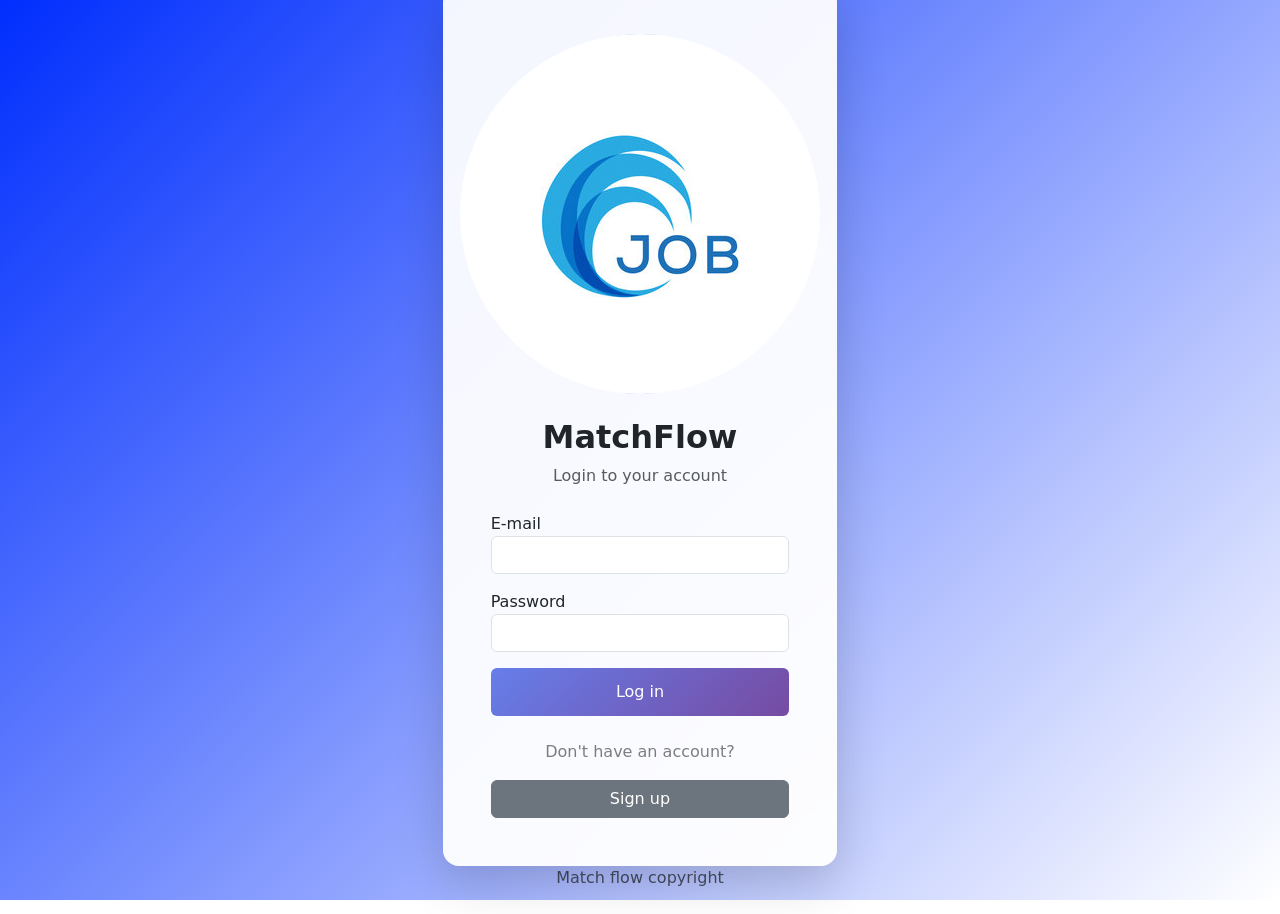
<file: Frontend/index.html>
<!DOCTYPE html>
<html lang="es">
<head>
    <meta charset="UTF-8">
    <meta name="viewport" content="width=device-width, initial-scale=1.0">
    <title>MatchFlow - Mi Perfil</title>
    <link href="https://cdn.jsdelivr.net/npm/bootstrap@5.3.0/dist/css/bootstrap.min.css" rel="stylesheet">
    <link rel="stylesheet" href="https://cdn.jsdelivr.net/npm/bootstrap-icons@1.11.0/font/bootstrap-icons.css">
    <style>
        body { background-color: #f8f9fa; }
        .profile-card { border-radius: 15px; border: none; }
        .status-section { background-color: #ffffff; border-radius: 10px; padding: 20px; border: 1px solid #eee; }
        #skillsContainer .badge { font-size: 0.85rem; padding: 8px 12px; }
        .page { display: none; }
        .active-page { display: block !important; }
        .nav-link-custom { cursor: pointer; text-decoration: none; color: white; opacity: 0.8; transition: 0.3s; }
        .nav-link-custom:hover { opacity: 1; }
        .nav-link-custom.active { opacity: 1; border-bottom: 2px solid white; }
        .plan-badge { font-size: 0.75rem; letter-spacing: 1px; }
    </style>
</head>
<body>

    <nav class="navbar navbar-expand-lg navbar-dark bg-primary shadow-sm mb-4 sticky-top">
        <div class="container">
            <a class="navbar-brand fw-bold" href="#"><i class="bi bi-intersect me-2"></i>MatchFlow</a>
            <div class="d-flex gap-4 align-items-center">
                <span class="nav-link-custom fw-semibold active" id="navHome">
                    <i class="bi bi-house-door me-1"></i> Inicio
                </span>
                <span class="nav-link-custom fw-semibold" id="navSuscripciones">
                    <i class="bi bi-card-checklist me-1"></i> Suscripciones
                </span>
                <div class="vr text-white opacity-50 mx-2"></div>
                <button class="btn btn-light btn-sm fw-semibold" id="btnLogout">
                    <i class="bi bi-box-arrow-right me-1"></i> Cerrar Sesión
                </button>
            </div>
        </div>
    </nav>

    <div class="container">
        <section id="homePage" class="page active-page">
            <div class="row g-4">
                <div class="col-md-4">
                    <div class="card profile-card shadow-sm mb-4">
                        <div class="card-body text-center">
                            <div class="mb-3">
                                <i class="bi bi-person-circle display-1 text-secondary"></i>
                            </div>
                            <h4 id="profileName" class="fw-bold text-dark">Cargando...</h4>
                            <p id="profileEmail" class="text-muted mb-1">---</p>
                            <div id="profilePlanContainer" class="mb-3">
                                <span id="profilePlan" class="badge rounded-pill bg-light text-primary border border-primary plan-badge text-uppercase">Plan: Free</span>
                            </div>
                            
                            <button class="btn btn-outline-primary btn-sm mb-3" data-bs-toggle="modal" data-bs-target="#editProfileModal">
                                <i class="bi bi-pencil-square me-1"></i> Editar Perfil
                            </button>
                            <hr>
                            <div class="status-section mt-3">
                                <h6 class="text-uppercase text-muted small fw-bold mb-3">Mi Estado Laboral</h6>
                                <div class="mb-3">
                                    <span id="statusBadge" class="badge p-2 fs-6">Cargando...</span>
                                </div>
                                <div class="d-grid">
                                    <button id="availabilityBtn" class="btn btn-primary fw-bold">Actualizar Estado</button>
                                </div>
                            </div>
                        </div>
                    </div>
                    <div class="card profile-card shadow-sm">
                        <div class="card-body">
                            <h6 class="fw-bold mb-3 small text-uppercase">Mis Habilidades</h6>
                            <div id="skillsContainer"></div>
                        </div>
                    </div>
                </div>

                <div class="col-md-8">
                    <div class="card profile-card shadow-sm h-100">
                        <div class="card-header bg-white py-3 border-0">
                            <h5 class="mb-0 fw-bold text-primary"><i class="bi bi-briefcase me-2"></i>Ofertas de Empleo</h5>
                        </div>
                        <div class="card-body p-0">
                            <div class="table-responsive">
                                <table id="jobsTable" class="table table-hover align-middle mb-0">
                                    <thead class="table-light">
                                        <tr><th class="ps-4">Puesto</th><th>Descripción</th><th>Estado</th></tr>
                                    </thead>
                                    <tbody></tbody>
                                </table>
                            </div>
                        </div>
                    </div>
                </div>
            </div>
        </section>

        <section id="suscripcionesPage" class="page">
            <div class="card border-0 shadow-sm p-5 rounded-4 bg-white text-center">
                <h2 class="fw-bold mb-2">Planes para Candidatos</h2>
                <p class="text-muted mb-5">Mejora tu visibilidad y obtén mejores oportunidades</p>
                <div class="row g-4 justify-content-center">
                    <div class="col-md-4">
                        <div class="card shadow-sm border-0 h-100 p-4">
                            <h4 class="fw-bold">Free</h4>
                            <h3 class="text-primary fw-bold">$0</h3>
                            <ul class="list-unstyled text-start my-4">
                                <li><i class="bi bi-check2 text-success"></i> Perfil básico</li>
                                <li><i class="bi bi-check2 text-success"></i> Postulaciones</li>
                            </ul>
                            <button onclick="window.selectPlan('Free')" class="btn btn-outline-primary w-100">Seleccionar</button>
                        </div>
                    </div>
                    <div class="col-md-4">
                        <div class="card shadow-lg border-primary h-100 p-4">
                            <h4 class="fw-bold">Pro</h4>
                            <h3 class="text-primary fw-bold">$10/mo</h3>
                            <ul class="list-unstyled text-start my-4">
                                <li><i class="bi bi-check2 text-success"></i> Perfil Pro</li>
                                <li><i class="bi bi-check2 text-success"></i> Prioridad alta</li>
                            </ul>
                            <button onclick="window.selectPlan('Pro')" class="btn btn-primary w-100">Seleccionar</button>
                        </div>
                    </div>
                    <div class="col-md-4">
                        <div class="card shadow-sm border-0 h-100 p-4">
                            <h4 class="fw-bold">Premium</h4>
                            <h3 class="text-primary fw-bold">$20/mo</h3>
                            <ul class="list-unstyled text-start my-4">
                                <li><i class="bi bi-check2 text-success"></i> Todo ilimitado</li>
                                <li><i class="bi bi-check2 text-success"></i> Contacto directo</li>
                            </ul>
                            <button onclick="window.selectPlan('Premium')" class="btn btn-outline-primary w-100">Seleccionar</button>
                        </div>
                    </div>
                </div>
            </div>
        </section>
    </div>

    <div class="modal fade" id="editProfileModal" tabindex="-1" aria-hidden="true">
        <div class="modal-dialog">
            <div class="modal-content">
                <div class="modal-header">
                    <h5 class="modal-title fw-bold">Modificar Información</h5>
                    <button type="button" class="btn-close" data-bs-dismiss="modal" aria-label="Close"></button>
                </div>
                <form id="editProfileForm">
                    <div class="modal-body">
                        <div class="mb-3">
                            <label class="form-label fw-bold small">Nombre</label>
                            <input type="text" id="editName" class="form-control" required>
                        </div>
                        <div class="mb-3">
                            <label class="form-label fw-bold small">Experiencia</label>
                            <input type="text" id="editExperience" class="form-control">
                        </div>
                        <div class="mb-3">
                            <label class="form-label fw-bold small">Habilidades (Comas)</label>
                            <input type="text" id="editSkills" class="form-control">
                        </div>
                    </div>
                    <div class="modal-footer">
                        <button type="submit" class="btn btn-primary">Guardar</button>
                    </div>
                </form>
            </div>
        </div>
    </div>

    <script src="https://cdn.jsdelivr.net/npm/bootstrap@5.3.0/dist/js/bootstrap.bundle.min.js"></script>
    <script type="module" src="js/pages/index.js"></script>
</body>
</html>
</file>
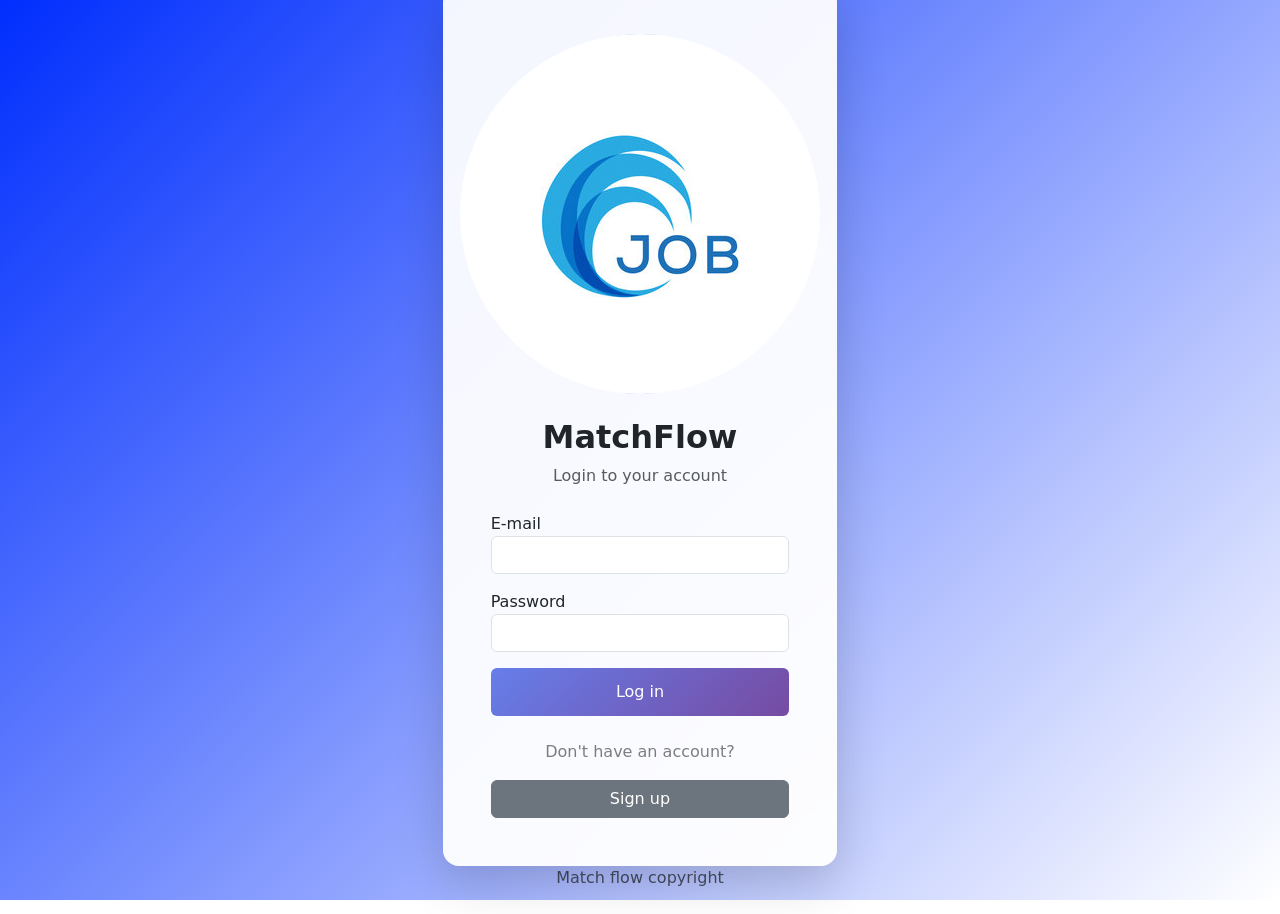
<file: Frontend/dashboard.html>
<!DOCTYPE html>
<html lang="es">
<head>
    <meta charset="UTF-8">
    <meta name="viewport" content="width=device-width, initial-scale=1">
    <title>Empresa | MatchFlow</title>
    <link rel="stylesheet" href="https://cdn.jsdelivr.net/npm/bootstrap-icons@1.13.1/font/bootstrap-icons.min.css">
    <link rel="stylesheet" href="https://cdn.jsdelivr.net/npm/bootstrap@5.3.3/dist/css/bootstrap.min.css">
    <style>
        body { background-color: #f8f9fa; }
        .active-page { display: block !important; }
        .page { display: none; }
        .sidebar { min-height: 100vh; width: 250px; background: #fff; border-right: 1px solid #dee2e6; position: fixed; }
        .menu-link { padding: 12px 20px; cursor: pointer; display: flex; align-items: center; gap: 10px; transition: 0.3s; color: #6c757d; font-weight: 500; }
        .menu-link:hover { background: #f8f9fa; color: #0d6efd; }
        .menu-link.active { background: #e7f1ff; color: #0d6efd; border-right: 4px solid #0d6efd; }
        .content { margin-left: 250px; flex-grow: 1; padding: 40px; }
        .plan-badge { font-size: 0.75rem; letter-spacing: 0.5px; }
        .navbar { z-index: 1030; }
    </style>
</head>
<body>
    <nav class="navbar shadow-sm px-4 py-2 d-flex justify-content-between bg-white fixed-top">
        <span class="fw-bold text-primary"> <i class="bi bi-people-fill me-2"></i>MatchFlow Business </span>
        <div class="d-flex gap-2">
            <button class="btn btn-outline-primary btn-sm" data-bs-toggle="modal" data-bs-target="#companyProfileModal">
                <i class="bi bi-building me-1"></i> Perfil Empresa
            </button>
            <button class="btn btn-outline-danger btn-sm" id="logoutBtn"> 
                <i class="bi bi-box-arrow-right me-1"></i> Cerrar Sesión 
            </button>
        </div>
    </nav>

    <div class="d-flex" style="margin-top: 56px;">
        <aside id="sidebar" class="sidebar p-3">
            <div class="mb-4 ps-3">
                <small class="text-uppercase fw-bold text-muted">Menú Principal</small>
            </div>
            <div class="menu-link active" data-page="dashboard"><i class="bi bi-speedometer2"></i> <span>Dashboard</span></div>
            <div class="menu-link" data-page="misofertas"><i class="bi bi-briefcase"></i> <span>Mis Ofertas</span></div>
            <div class="menu-link" data-page="procesos"><i class="bi bi-people"></i> <span>Candidatos</span></div>
            <div class="menu-link" data-page="suscripciones"><i class="bi bi-credit-card"></i> <span>Suscripciones</span></div>
        </aside>

        <main class="content">
            <div class="hero mb-4 p-4 bg-white rounded shadow-sm">
                <div class="row align-items-center">
                    <div class="col-md-8">
                        <h3 class="fw-bold mb-1">
                            <span id="companyNameDisplay text-dark">Cargando...</span>
                            <span id="currentPlanBadge" class="badge rounded-pill ms-2 plan-badge text-uppercase bg-secondary">Free</span>
                        </h3>
                        <p class="mb-0 text-muted" id="companyInfoSubtitle small">Sector: ---</p>
                    </div>
                </div>
            </div>

            <section id="dashboard" class="page active-page">
                <div class="row g-3 mb-4 text-center">
                    <div class="col-md-4">
                        <div class="card border-0 shadow-sm p-3">
                            <h3 id="totalJobs" class="fw-bold text-primary">0</h3>
                            <p class="text-muted mb-0 small fw-bold">OFERTAS ACTIVAS</p>
                        </div>
                    </div>
                    <div class="col-md-4">
                        <div class="card border-0 shadow-sm p-3">
                            <h3 id="totalCandidates" class="fw-bold text-success">0</h3>
                            <p class="text-muted mb-0 small fw-bold">CANDIDATOS TOTALES</p>
                        </div>
                    </div>
                    <div class="col-md-4">
                        <div class="card border-0 shadow-sm p-3">
                            <h3 id="activeProcesses" class="fw-bold text-warning">0</h3>
                            <p class="text-muted mb-0 small fw-bold">EN TU PROCESO</p>
                        </div>
                    </div>
                </div>

                <div class="card border-0 shadow-sm p-4">
                    <h5 class="fw-bold mb-4"><i class="bi bi-plus-circle me-2"></i>Publicar Nueva Oferta</h5>
                    <form id="createJobForm">
                        <div class="row g-3">
                            <div class="col-md-6">
                                <label class="form-label small fw-bold">Título de la Vacante</label>
                                <input type="text" id="jobTitleInput" class="form-control" placeholder="Ej: Senior Java Developer" required>
                            </div>
                            <div class="col-md-6">
                                <label class="form-label small fw-bold">Categoría</label>
                                <select id="jobCategoryInput" class="form-select" required>
                                    <option value="Tecnología">Tecnología</option>
                                    <option value="Diseño">Diseño</option>
                                    <option value="Ventas">Ventas</option>
                                    <option value="Marketing">Marketing</option>
                                </select>
                            </div>
                            <div class="col-12">
                                <label class="form-label small fw-bold">Descripción del Puesto</label>
                                <textarea id="jobDescriptionInput" class="form-control" rows="4" placeholder="Describe los requisitos y beneficios..." required></textarea>
                            </div>
                            <div class="col-12 text-end">
                                <button type="submit" class="btn btn-primary px-4 fw-bold">
                                    Publicar Ahora
                                </button>
                            </div>
                        </div>
                    </form>
                </div>
            </section>

            <section id="misofertas" class="page">
                <div class="card border-0 shadow-sm p-4">
                    <h4 class="fw-bold mb-4">Mis Ofertas Publicadas</h4>
                    <div class="table-responsive">
                        <table class="table align-middle">
                            <thead class="table-light">
                                <tr><th>ID</th><th>Puesto</th><th>Área</th><th class="text-end">Acciones</th></tr>
                            </thead>
                            <tbody id="jobsTableBody">
                                </tbody>
                        </table>
                    </div>
                </div>
            </section>

            <section id="procesos" class="page">
                <div class="card border-0 shadow-sm p-4">
                    <h4 class="fw-bold mb-4">Base de Talentos</h4>
                    <table class="table align-middle">
                        <thead class="table-light"><tr><th>Nombre</th><th>Experiencia</th><th>Estado</th><th class="text-end">Acción</th></tr></thead>
                        <tbody id="candidatesTableBody"></tbody>
                    </table>
                </div>
            </section>

            <section id="suscripciones" class="page">
                <div class="container mt-2">
                    <div class="text-center mb-5">
                        <h3 class="fw-bold">Company Plans</h3>
                        <p class="text-muted">Choose the plan that fits your hiring needs</p>
                    </div>
                    <div class="row justify-content-center g-4">
                        <div class="col-md-4">
                            <div class="card shadow-sm h-100 text-center p-4 border-0">
                                <h4 class="fw-bold mb-2">Free</h4>
                                <h2 class="text-primary fw-bold">$0</h2>
                                <ul class="list-unstyled mt-3 mb-4 text-start">
                                    <li><i class="bi bi-check text-success"></i> 1 active job offer</li>
                                    <li><i class="bi bi-check text-success"></i> Basic matching</li>
                                </ul>
                                <button class="btn btn-outline-primary w-100 fw-bold" onclick="window.selectPlan('Free')">Select Plan</button>
                            </div>
                        </div>
                        <div class="col-md-4">
                            <div class="card shadow-lg h-100 text-center p-4 border border-primary">
                                <h4 class="fw-bold mb-2">Pro</h4>
                                <h2 class="text-primary fw-bold">$15</h2>
                                <ul class="list-unstyled mt-3 mb-4 text-start">
                                    <li><i class="bi bi-check text-success"></i> 3 active job offers</li>
                                    <li><i class="bi bi-check text-success"></i> Priority visibility</li>
                                </ul>
                                <button class="btn btn-primary w-100 fw-bold" onclick="window.selectPlan('Pro')">Select Plan</button>
                            </div>
                        </div>
                        <div class="col-md-4">
                            <div class="card shadow-sm h-100 text-center p-4 border-0">
                                <h4 class="fw-bold mb-2">Premium</h4>
                                <h2 class="text-primary fw-bold">$30</h2>
                                <ul class="list-unstyled mt-3 mb-4 text-start">
                                    <li><i class="bi bi-check text-success"></i> Unlimited offers</li>
                                    <li><i class="bi bi-check text-success"></i> Top visibility</li>
                                </ul>
                                <button class="btn btn-outline-primary w-100 fw-bold" onclick="window.selectPlan('Premium')">Select Plan</button>
                            </div>
                        </div>
                    </div>
                </div>
                <footer class="mt-5 text-center text-muted small">MatchFlow copyright &copy; 2026</footer>
            </section>
        </main>
    </div>

    <script src="https://cdn.jsdelivr.net/npm/bootstrap@5.3.3/dist/js/bootstrap.bundle.min.js"></script>
    <script src="./js/pages/dashboard.js" type="module"></script>
</body>
</html>
</file>
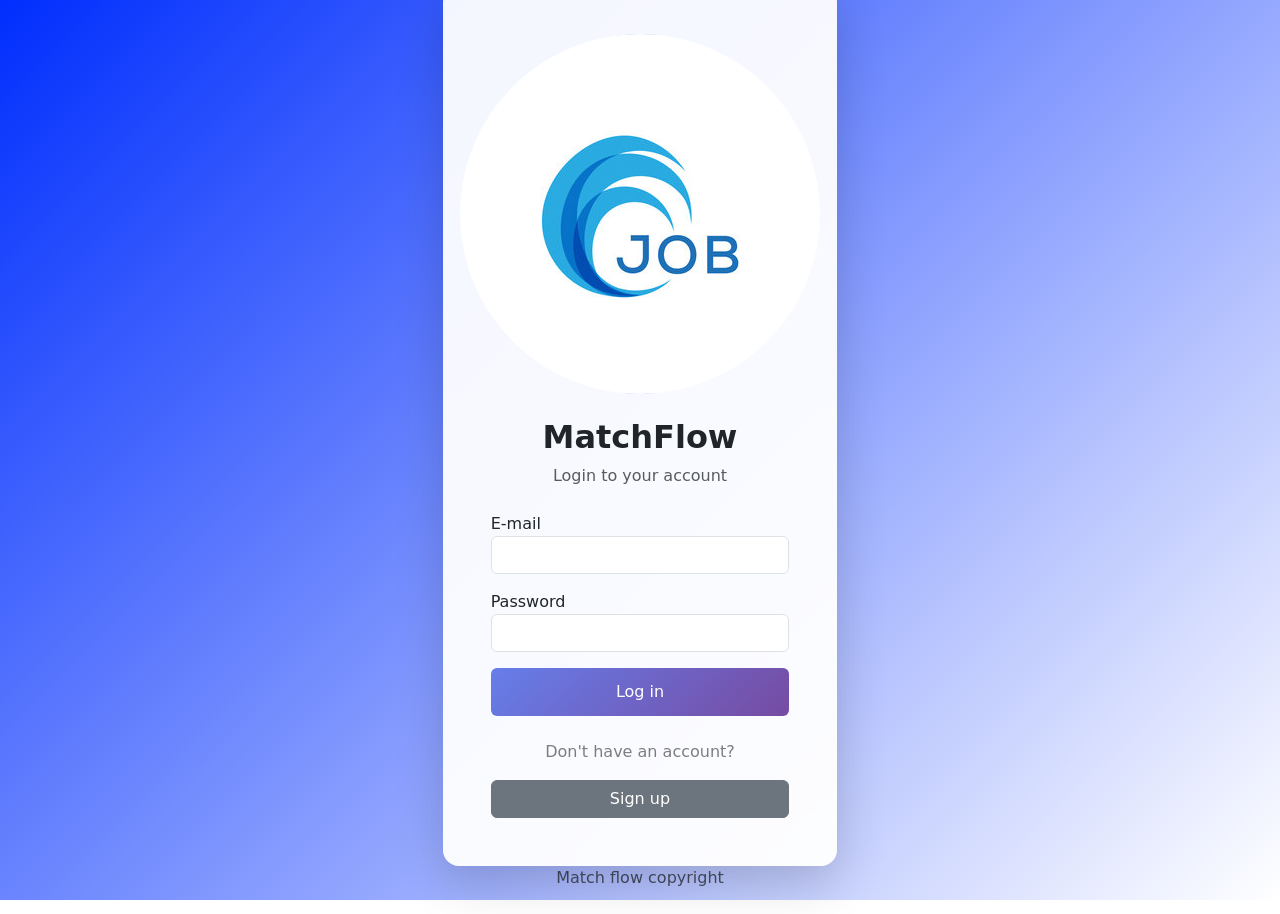
<file: Frontend/login.html>
<!-- Create login for candidate/company validation -->
<!doctype html>
<html lang="en">
  <head>
    <meta charset="UTF-8" />
    <meta name="viewport" content="width=device-width, initial-scale=1.0" />
    <title>Login | MatchFlow</title>
    <link rel="stylesheet" href="./css/style.css" />
    <link
      rel="stylesheet"
      href="https://cdn.jsdelivr.net/npm/bootstrap-icons@1.13.1/font/bootstrap-icons.min.css"
    />
    <link
      rel="stylesheet"
      href="https://cdn.jsdelivr.net/npm/bootstrap@5.3.8/dist/css/bootstrap.min.css"
      integrity="sha384-sRIl4kxILFvY47J16cr9ZwB07vP4J8+LH7qKQnuqkuIAvNWLzeN8tE5YBujZqJLB"
      crossorigin="anonymous"
    />
  </head>

  <body>
    <!-- Login Container -->
    <div
      class="container-fluid vh-100 d-flex justify-content-center align-items-center"
      id="loginContainer"
    >
      <div class="row w-100">
        <div class="col-md-6 col-lg-5 col-xl-4 mx-auto">
          <div class="card shadow-lg border-0 rounded-4">
            <div class="card-body p-5">
              <div class="text-center mb-4">
                <!-- Image Logo -->
                <div
                  class="logo-image bg-primary bg-opacity-50 rounded-circle mx-auto d-flex justify-content-center align-items-center"
                >
                  <img class="rounded-pill" src="./assets/image/logo.jpg" alt="Logo-login" />
                </div>
              </div>
              <!-- Title and Subtitle -->
              <h2 class="text-center fw-bold mb-2">MatchFlow</h2>
              <p class="text-center text-muted mb-4">Login to your account</p>
              <!-- Login Form -->
              <form id="loginForm">
                <div class="mb-3">
                  <label for="email">E-mail</label>
                  <input
                    type="email"
                    id="email"
                    class="form-control"
                    required
                  />
                </div>
                <div class="mb-3">
                  <label for="password">Password</label>
                  <input
                    type="password"
                    id="password"
                    class="form-control"
                    required
                  />
                </div>
                <div class="text-center">
  <button type="submit" class="btn btn-primary w-100 mb-3">
    Log in
  </button>
  
  <p class="text-black-50 mt-2">Don't have an account?</p>
  
  <a href="./signup.html" class="btn btn-secondary w-100">
    Sign up
  </a>
</div>
              </form>
            </div>
          </div>
          <!-- Footer -->
          <footer class="footer">
            <p class="text-center text-muted mb-4">Match flow copyright</p>
          </footer>
        </div>
      </div>
    </div>
    <script src="./js/pages/login.js" type="module"></script>
    <script
      src="https://cdn.jsdelivr.net/npm/bootstrap@5.3.8/dist/js/bootstrap.bundle.min.js"
      integrity="sha384-FKyoEForCGlyvwx9Hj09JcYn3nv7wiPVlz7YYwJrWVcXK/BmnVDxM+D2scQbITxI"
      crossorigin="anonymous"
    ></script>
  </body>
</html>
</file>
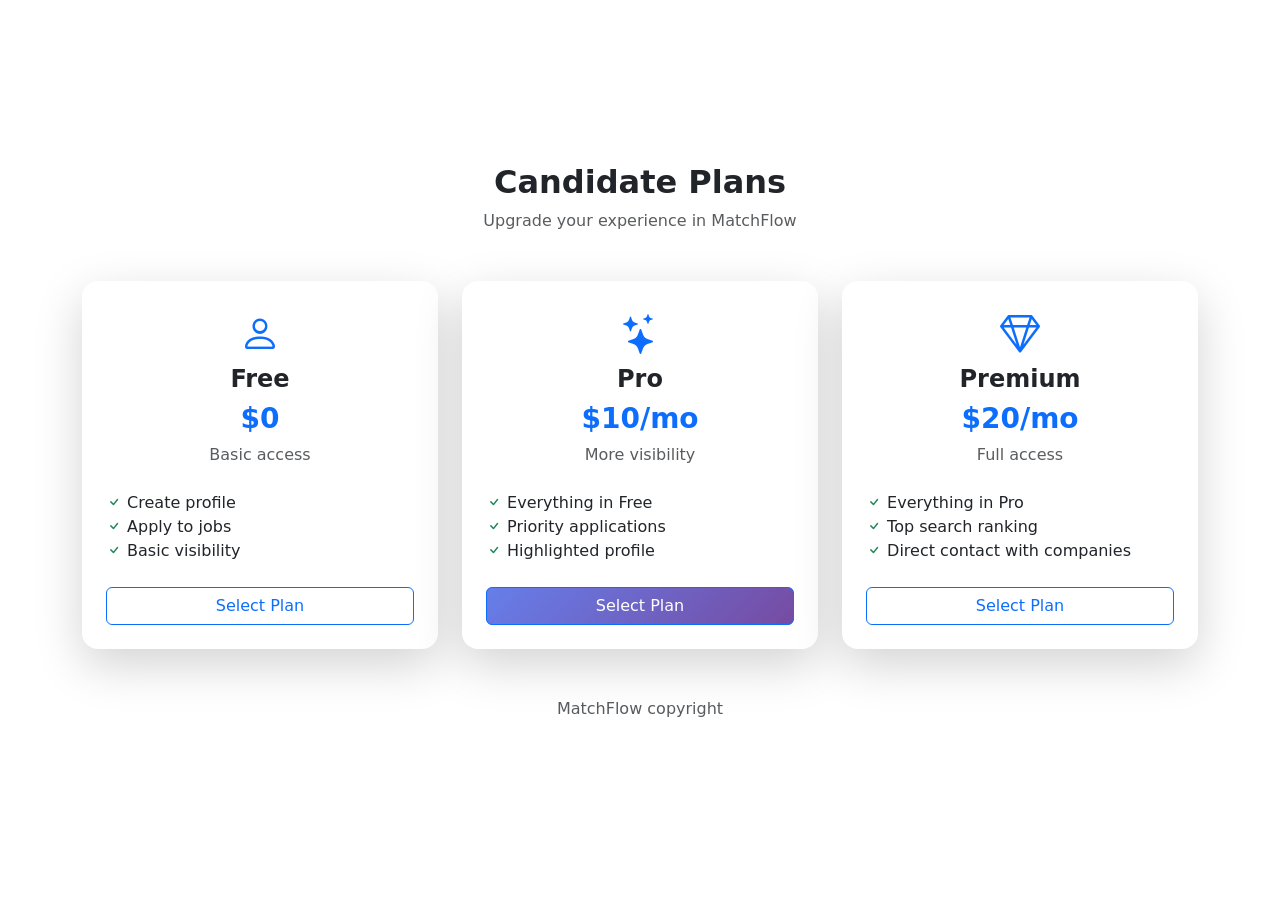
<file: Frontend/plans.html>
<!DOCTYPE html>
<html lang="en">
<head>
    <meta charset="UTF-8">
    <meta name="viewport" content="width=device-width, initial-scale=1.0">
    <title>Plans | MatchFlow</title>

    <link rel="stylesheet" href="./css/style.css">
    <link rel="stylesheet" href="https://cdn.jsdelivr.net/npm/bootstrap-icons@1.13.1/font/bootstrap-icons.min.css">
    <link href="https://cdn.jsdelivr.net/npm/bootstrap@5.3.8/dist/css/bootstrap.min.css" rel="stylesheet">
</head>

<body>

<!-- Container -->
<div class="container-fluid vh-100 d-flex align-items-center justify-content-center">
    <div class="container">

        <!-- Title -->
        <div class="text-center mb-5">
            <h2 class="fw-bold">Candidate Plans</h2>
            <p class="text-muted">Upgrade your experience in MatchFlow</p>
        </div>

        <!-- Plans Row -->
        <div class="row g-4 justify-content-center">

            <!-- FREE PLAN -->
            <div class="col-md-4">
                <div class="card shadow-lg border-0 rounded-4 h-100">
                    <div class="card-body p-4 text-center">

                        <i class="bi bi-person text-primary fs-1 mb-3"></i>
                        <h4 class="fw-bold">Free</h4>
                        <h3 class="text-primary fw-bold">$0</h3>
                        <p class="text-muted">Basic access</p>

                        <ul class="list-unstyled text-start mt-4 mb-4">
                            <li><i class="bi bi-check text-success"></i> Create profile</li>
                            <li><i class="bi bi-check text-success"></i> Apply to jobs</li>
                            <li><i class="bi bi-check text-success"></i> Basic visibility</li>
                        </ul>

                        <button id="planFree" class="btn btn-outline-primary w-100">
                            Select Plan
                        </button>
                    </div>
                </div>
            </div>

            <!-- PRO PLAN -->
            <div class="col-md-4">
                <div class="card shadow-lg border-0 rounded-4 h-100 border-primary">
                    <div class="card-body p-4 text-center">

                        <i class="bi bi-stars text-primary fs-1 mb-3"></i>
                        <h4 class="fw-bold">Pro</h4>
                        <h3 class="text-primary fw-bold">$10/mo</h3>
                        <p class="text-muted">More visibility</p>

                        <ul class="list-unstyled text-start mt-4 mb-4">
                            <li><i class="bi bi-check text-success"></i> Everything in Free</li>
                            <li><i class="bi bi-check text-success"></i> Priority applications</li>
                            <li><i class="bi bi-check text-success"></i> Highlighted profile</li>
                        </ul>

                        <button id="planPro" class="btn btn-primary w-100">
                            Select Plan
                        </button>
                    </div>
                </div>
            </div>

            <!-- PREMIUM PLAN -->
            <div class="col-md-4">
                <div class="card shadow-lg border-0 rounded-4 h-100">
                    <div class="card-body p-4 text-center">

                        <i class="bi bi-gem text-primary fs-1 mb-3"></i>
                        <h4 class="fw-bold">Premium</h4>
                        <h3 class="text-primary fw-bold">$20/mo</h3>
                        <p class="text-muted">Full access</p>

                        <ul class="list-unstyled text-start mt-4 mb-4">
                            <li><i class="bi bi-check text-success"></i> Everything in Pro</li>
                            <li><i class="bi bi-check text-success"></i> Top search ranking</li>
                            <li><i class="bi bi-check text-success"></i> Direct contact with companies</li>
                        </ul>

                        <button id="planPremium" class="btn btn-outline-primary w-100">
                            Select Plan
                        </button>
                    </div>
                </div>
            </div>

        </div>

        

        <!-- Footer -->
        <footer class="mt-5">
            <p class="text-center text-muted">MatchFlow copyright</p>
        </footer>

    </div>
</div>
<script src="./js/pages/plans.js" type="module"></script>
<script src="https://cdn.jsdelivr.net/npm/bootstrap@5.3.8/dist/js/bootstrap.bundle.min.js"></script>
</body>
</html>
</file>
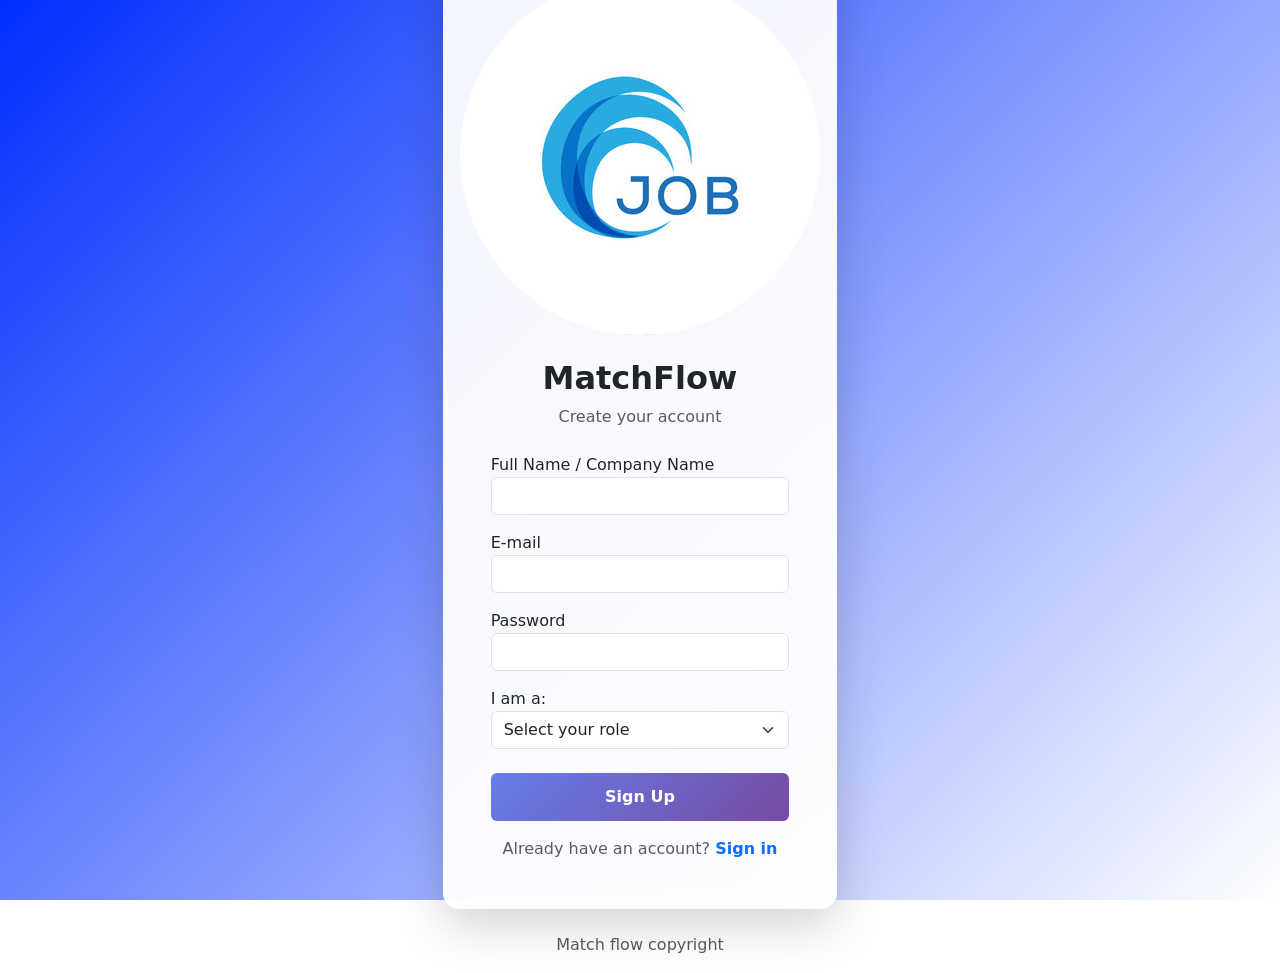
<file: Frontend/signup.html>
<!doctype html>
<html lang="en">
  <head>
    <meta charset="UTF-8" />
    <meta name="viewport" content="width=device-width, initial-scale=1.0" />
    <title>Sign Up | MatchFlow</title>
    <link rel="stylesheet" href="./css/style.css" />
    <link
      rel="stylesheet"
      href="https://cdn.jsdelivr.net/npm/bootstrap-icons@1.13.1/font/bootstrap-icons.min.css"
    />
    <link
      rel="stylesheet"
      href="https://cdn.jsdelivr.net/npm/bootstrap@5.3.8/dist/css/bootstrap.min.css"
      integrity="sha384-sRIl4kxILFvY47J16cr9ZwB07vP4J8+LH7qKQnuqkuIAvNWLzeN8tE5YBujZqJLB"
      crossorigin="anonymous"
    />
  </head>

  <body>
    <div
      class="container-fluid vh-100 d-flex justify-content-center align-items-center"
      id="signupContainer"
    >
      <div class="row w-100">
        <div class="col-md-6 col-lg-5 col-xl-4 mx-auto">
          <div class="card shadow-lg border-0 rounded-4">
            <div class="card-body p-5">
              <div class="text-center mb-4">
                <div
                  class="logo-image bg-primary bg-opacity-50 rounded-circle mx-auto d-flex justify-content-center align-items-center"
                >
                  <img class="rounded-pill" src="./assets/image/logo.jpg" alt="Logo-signup" />
                </div>
              </div>
              <h2 class="text-center fw-bold mb-2">MatchFlow</h2>
              <p class="text-center text-muted mb-4">Create your account</p>
              
              <form id="signupForm">
                <div class="mb-3">
                  <label for="name">Full Name / Company Name</label>
                  <input
                    type="text"
                    id="name"
                    class="form-control"
                    required
                  />
                </div>
                <div class="mb-3">
                  <label for="email">E-mail</label>
                  <input
                    type="email"
                    id="email"
                    class="form-control"
                    required
                  />
                </div>
                <div class="mb-3">
                  <label for="password">Password</label>
                  <input
                    type="password"
                    id="password"
                    class="form-control"
                    required
                  />
                </div>
                <div class="mb-4">
                    <label for="role">I am a:</label>
                    <select id="role" class="form-select" required>
                        <option value="" disabled selected>Select your role</option>
                        <option value="candidate">Candidate</option>
                        <option value="company">Company</option>
                    </select>
                </div>

                <div class="text-center">
                  <button type="submit" class="btn btn-primary w-100 fw-semibold mb-3">
                    Sign Up
                  </button>
                  
                  <p class="text-center text-muted mb-0">
                    Already have an account? 
                    <a href="./login.html" class="text-decoration-none text-primary fw-semibold" id="showLogin">
                        Sign in
                    </a>
                  </p>
                </div>
              </form>
            </div>
          </div>
          <footer class="footer">
            <p class="text-center text-muted mt-4">Match flow copyright</p>
          </footer>
        </div>
      </div>
    </div>

    <script src="./js/pages/signup.js" type="module"></script>
    <script
      src="https://cdn.jsdelivr.net/npm/bootstrap@5.3.8/dist/js/bootstrap.bundle.min.js"
      integrity="sha384-FKyoEForCGlyvwx9Hj09JcYn3nv7wiPVlz7YYwJrWVcXK/BmnVDxM+D2scQbITxI"
      crossorigin="anonymous"
    ></script>
  </body>
</html>
</file>
<file: Frontend/css/style.css>
/* ESTILOS GLOBALES */
* {
    margin: 0;
    padding: 0;
    box-sizing: border-box;
}

body {
    font-family: -apple-system, BlinkMacSystemFont, 'Segoe UI', Roboto, 'Helvetica Neue', Arial, sans-serif;
    background: #f4f6fb;
    color: #333;
    line-height: 1.6;
}

/* ESTILOS DE LOGIN.HTML Y SIGNUP.HTML */
#loginContainer, #signupContainer {
    background: linear-gradient(135deg, #002efd 0%, #ffffff 100%);
    min-height: 100vh;
}

#loginContainer .card, #signupContainer .card {
    backdrop-filter: blur(10px);
    background: rgba(255, 255, 255, 0.95);
}

#loginContainer .logo-image, #signupContainer .logo-image {
    transition: transform 0.3s ease;
}

#loginContainer .logo-image:hover, #signupContainer .logo-image:hover {
    transform: scale(1.05);
}

#loginContainer .form-control:focus, #signupContainer .form-control:focus, #loginContainer .form-select:focus, #signupContainer .form-select:focus {
    border-color: #667eea;
    box-shadow: 0 0 0 0.2rem rgba(102, 126, 234, 0.25);
}

#loginContainer .btn-primary, #signupContainer .btn-primary {
    background: linear-gradient(135deg, #667eea 0%, #764ba2 100%);
    border: none;
    padding: 12px;
    transition: all 0.3s ease;
}

#loginContainer .btn-primary:hover, #signupContainer .btn-primary:hover {
    transform: translateY(-2px);
    box-shadow: 0 5px 15px rgba(102, 126, 234, 0.4);
}

#loginContainer .input-group-text, #signupContainer .input-group-text {
    background: transparent;
}

/* ESTILOS DE INDEX.HTML (PERFIL TRABAJADOR) */
.bg-light {
    background-color: #f8f9fa !important;
}

.card {
    border: none;
    border-radius: 15px;
    overflow: hidden;
}

.card .shadow-lg {
    box-shadow: 0 10px 30px rgba(0, 0, 0, 0.1) !important;
}

/* Columna de foto en index.html */
.card .col-md-4.bg-primary {
    background: linear-gradient(135deg, #667eea 0%, #764ba2 100%) !important;
}

.card .col-md-4 img {
    width: 150px;
    height: 150px;
    object-fit: cover;
    border: 4px solid white;
}

.card .badge.bg-light {
    font-size: 0.9rem;
    padding: 8px 15px;
}

/* Información personal en index.html */
.card .col-md-8 h5 {
    color: #667eea;
    font-weight: 600;
    margin-bottom: 1.5rem;
}

.card .col-md-8 strong {
    color: #555;
    font-weight: 600;
}

.card .list-group-item {
    border: none;
    border-bottom: 1px solid #e9ecef;
    padding: 12px 0;
}

.card .badge.bg-secondary {
    background-color: #667eea !important;
    padding: 6px 12px;
    font-weight: 500;
}

/* Botones en index.html */
.btn-primary {
    background: linear-gradient(135deg, #667eea 0%, #764ba2 100%);
    border: none;
    padding: 10px 25px;
    transition: all 0.3s ease;
}

.btn-primary:hover {
    transform: translateY(-2px);
    box-shadow: 0 5px 15px rgba(102, 126, 234, 0.4);
}

.btn-outline-danger {
    border-color: #dc3545;
    color: #dc3545;
    padding: 10px 25px;
    transition: all 0.3s ease;
}

.btn-outline-danger:hover {
    background-color: #dc3545;
    border-color: #dc3545;
    transform: translateY(-2px);
}

/* ESTILOS DE DASHBOARD.HTML */

/* Navbar Dashboard */
.navbar {
    background: white !important;
    box-shadow: 0 2px 10px rgba(0, 0, 0, 0.05);
}

.navbar .text-primary {
    color: #2563eb !important;
    font-size: 1.3rem;
}

/* Sidebar Dashboard */
.sidebar {
    width: 230px;
    min-height: 100vh;
    background: linear-gradient(180deg, #2563eb, #1e40af);
    color: white;
    transition: width 0.3s ease;
    position: relative;
}

.sidebar.collapsed {
    width: 70px;
}

.sidebar.collapsed span {
    display: none;
}

.sidebar strong {
    font-size: 1.1rem;
}

.menu-link {
    display: flex;
    align-items: center;
    gap: 10px;
    padding: 12px 10px;
    border-radius: 10px;
    color: #e0e7ff;
    text-decoration: none;
    cursor: pointer;
    margin-bottom: 8px;
    white-space: nowrap;
    transition: all 0.3s ease;
}

.menu-link:hover, .menu-link.active {
    background: rgba(255, 255, 255, 0.2);
    color: white;
    transform: translateX(5px);
}

.menu-link i {
    font-size: 1.2rem;
    min-width: 24px;
}

/* Botón toggle sidebar */
#toggleSidebar {
    background: rgba(255, 255, 255, 0.2);
    border: none;
    color: white;
    padding: 5px 10px;
    border-radius: 5px;
    transition: all 0.3s ease;
}

#toggleSidebar:hover {
    background: rgba(255, 255, 255, 0.3);
}

/* Contenido principal Dashboard */
.content {
    padding: 25px;
    width: 100%;
    min-height: 100vh;
}

.card-box {
    background: white;
    border-radius: 16px;
    padding: 24px;
    box-shadow: 0 10px 25px rgba(0, 0, 0, 0.05);
    margin-bottom: 20px;
    transition: all 0.3s ease;
}

.card-box:hover {
    box-shadow: 0 15px 35px rgba(0, 0, 0, 0.1);
}

/* Hero section Dashboard */
.hero {
    background: linear-gradient(135deg, #e0f2fe 0%, #dbeafe 100%);
    color: #1e40af;
    border-radius: 18px;
    padding: 30px;
    margin-bottom: 30px;
    box-shadow: 0 5px 15px rgba(0, 0, 0, 0.05);
}

.hero h3 {
    font-weight: 700;
    margin-bottom: 10px;
}

.hero p {
    font-size: 1rem;
    opacity: 0.9;
}

/* Sistema de páginas SPA */
.page {
    display: none;
}

.active-page {
    display: block;
    animation: fadeIn 0.3s ease;
}

@keyframes fadeIn {
    from {
        opacity: 0;
        transform: translateY(10px);
    }
    to {
        opacity: 1;
        transform: translateY(0);
    }
}

/* Tablas Dashboard */
.table {
    margin-top: 20px;
}

.table thead {
    background-color: #f8f9fa;
}

.table thead th {
    font-weight: 600;
    color: #495057;
    border-bottom: 2px solid #dee2e6;
    padding: 15px 12px;
}

.table tbody td {
    padding: 15px 12px;
    vertical-align: middle;
}

.table tbody tr {
    transition: all 0.2s ease;
}

.table tbody tr:hover {
    background-color: #f8f9fa;
}

/* Badges */
.badge {
    padding: 6px 12px;
    font-weight: 500;
    border-radius: 6px;
}

.badge.bg-success {
    background-color: #10b981 !important;
}

.badge.bg-warning {
    background-color: #f59e0b !important;
}

.badge.bg-primary {
    background-color: #3b82f6 !important;
}

/* Botones Dashboard */
.btn-sm {
    padding: 6px 15px;
    font-size: 0.875rem;
}

.btn-outline-primary {
    border-color: #2563eb;
    color: #2563eb;
    transition: all 0.3s ease;
}

.btn-outline-primary:hover {
    background-color: #2563eb;
    border-color: #2563eb;
    color: white;
    transform: translateY(-2px);
}

.btn-success {
    background-color: #10b981;
    border-color: #10b981;
    transition: all 0.3s ease;
}

.btn-success:hover {
    background-color: #059669;
    border-color: #059669;
    transform: translateY(-2px);
}

.btn-outline-secondary {
    transition: all 0.3s ease;
}

/* Modal Dashboard */
.modal-content {
    border-radius: 15px;
    border: none;
}

.modal-header {
    background: linear-gradient(135deg, #667eea 0%, #764ba2 100%);
    color: white;
    border-top-left-radius: 15px;
    border-top-right-radius: 15px;
    padding: 20px 25px;
}

.modal-header .btn-close {
    filter: brightness(0) invert(1);
}

.modal-body {
    padding: 25px;
}

.modal-body .rounded-circle {
    box-shadow: 0 5px 15px rgba(102, 126, 234, 0.2);
}

.modal-footer {
    border-top: 1px solid #e9ecef;
    padding: 20px 25px;
}

/* UTILIDADES Y RESPONSIVIDAD */
.text-muted {
    color: #6c757d !important;
}

.fw-bold {
    font-weight: 700 !important;
}

.fw-semibold {
    font-weight: 600 !important;
}

#profileMessage {
    margin-top: 12px;
    padding: 10px;
    border-radius: 6px;
    font-weight: 600;
}

#profileMessage.success {
    background-color: #d1fae5;
    color: #065f46;
    border: 1px solid #10b981;
}

#profileMessage.error {
    background-color: #fee2e2;
    color: #991b1b;
    border: 1px solid #ef4444;
}

.hidden {
    display: none;
}
/* Responsividad */
@media (max-width: 768px) {
    .sidebar {
        width: 70px;
    }
    .sidebar span {
        display: none;
    }
    .content {
        padding: 15px;
    }
    .hero {
        padding: 20px;
    }
    .card-box {
        padding: 15px;
    }
    .modal-dialog {
        margin: 0.5rem;
    }
}

@media (max-width: 576px) {
    .table {
        font-size: 0.875rem;
    }
    .btn-sm {
        padding: 4px 10px;
        font-size: 0.8rem;
    }
    .navbar {
        padding: 10px !important;
    }
    .hero h3 {
        font-size: 1.3rem;
    }
    .hero p {
        font-size: 0.9rem;
    }
}

/* ANIMACIONES ADICIONALES */
@keyframes slideInRight {
    from {
        opacity: 0;
        transform: translateX(30px);
    }
    to {
        opacity: 1;
        transform: translateX(0);
    }
}

.card-box {
    animation: slideInRight 0.4s ease;
}

/* Estilos para botón de logout */
.btn-logout {
    background-color: #dc3545;
    border-color: #dc3545;
    color: white;
    transition: all 0.3s ease;
}

.btn-logout:hover {
    background-color: #bb2d3b;
    border-color: #bb2d3b;
    transform: translateY(-2px);
}
</file>
